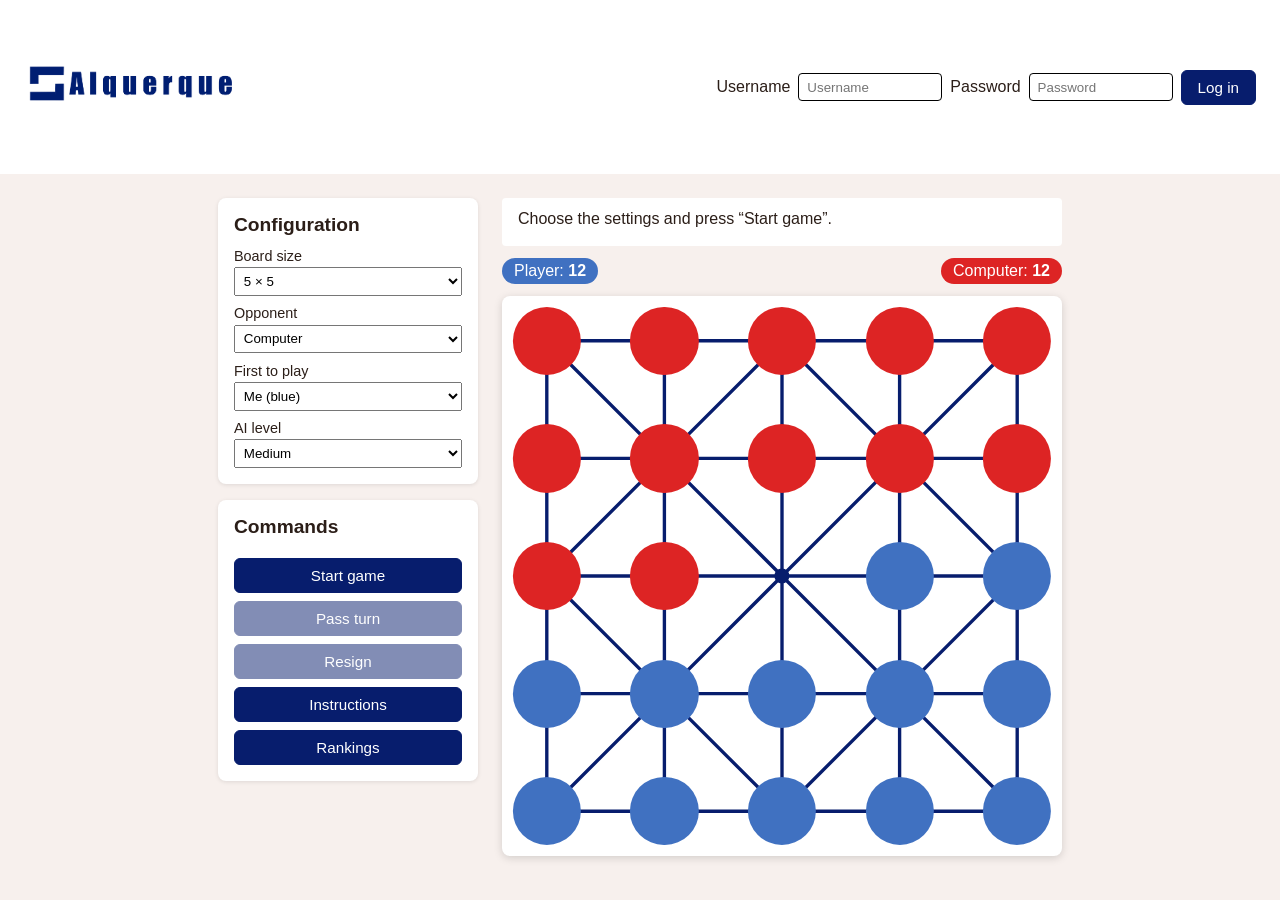
<file: index.html>
<!DOCTYPE html>
<html lang="en">
<head>
    <meta charset="UTF-8">
    <meta name="viewport" content="width=device-width, initial-scale=1.0">
    <title>Alquerque</title>
    <link rel="stylesheet" href="style.css">
</head>
<body>
    <header>
        <div id="logo">
            <img src="Logo.png" alt="Alquerque logo">
        </div>

        <section id="identification">
            <form id="login-form">
                <label for="login-user">Username</label>
                <input id="login-user" name="user" type="text" placeholder="Username" required>
                <label for="login-pass">Password</label>
                <input id="login-pass" name="password" type="password" placeholder="Password" required>
                <button type="submit" class="btn">Log in</button>
            </form>
            <div id="user-info" hidden>
                <span>Hello, <strong id="user-name"></strong></span>
                <button type="button" id="btn-logout" class="btn">Log out</button>
            </div>
        </section>
    </header>

    <main>
        <aside id="side">
            <section id="config" class="panel">
                <h2>Configuration</h2>
                <label for="cfg-size">Board size</label>
                <select id="cfg-size">
                    <option value="5" selected>5 × 5</option>
                    <option value="7">7 × 7</option>
                    <option value="9">9 × 9</option>
                </select>

                <label for="cfg-opponent">Opponent</label>
                <select id="cfg-opponent">
                    <option value="computer" selected>Computer</option>
                    <option value="player" disabled>Another player (2nd delivery)</option>
                </select>

                <label for="cfg-first">First to play</label>
                <select id="cfg-first">
                    <option value="human" selected>Me (blue)</option>
                    <option value="computer">Computer (red)</option>
                </select>

                <label for="cfg-level">AI level</label>
                <select id="cfg-level">
                    <option value="easy">Easy</option>
                    <option value="medium" selected>Medium</option>
                    <option value="hard">Hard</option>
                </select>
            </section>

            <section id="commands" class="panel">
                <h2>Commands</h2>
                <button type="button" id="btn-start" class="btn">Start game</button>
                <button type="button" id="btn-pass" class="btn">Pass turn</button>
                <button type="button" id="btn-resign" class="btn">Resign</button>
                <button type="button" id="btn-instructions" class="btn">Instructions</button>
                <button type="button" id="btn-rankings" class="btn">Rankings</button>
            </section>
        </aside>

        <section id="play" aria-label="Game">
            <p id="message" role="status"></p>

            <div id="score">
                <span class="tag player1"><span id="name-human">Player</span>: <strong id="count-human">0</strong></span>
                <span class="tag player2">Computer: <strong id="count-computer">0</strong></span>
            </div>

            <div id="board" class="board"></div>
        </section>
    </main>

    <dialog id="instructions">
        <h2>Instructions</h2>
        <ul>
            <li>Each player has pieces of their own color; the pieces sit on the line intersections. You play with the <strong>blue</strong> pieces (at the bottom).</li>
            <li><strong>Movement:</strong> move a piece to an empty neighboring position along a line, without going backwards. Diagonals only exist at some positions.</li>
            <li><strong>Capture:</strong> jump over a neighboring opponent piece to the empty position right behind it, in any direction. The captured piece leaves the board.</li>
            <li><strong>Multiple captures:</strong> after capturing, if you can keep going, you must keep going. You cannot pass through the same position twice.</li>
            <li>If you have no possible move, use “Pass turn”.</li>
            <li><strong>End of the game:</strong> the winner is whoever still has pieces when the opponent has none left.</li>
        </ul>
        <h3>How to play in this application</h3>
        <ol>
            <li>The pieces that can move are highlighted. Click one.</li>
            <li>Click one of the highlighted destinations. In a multiple capture, click each jump.</li>
            <li>Click the piece again to cancel the selection.</li>
        </ol>
        <form method="dialog">
            <button class="btn">Close</button>
        </form>
    </dialog>

    <dialog id="rankings">
        <h2>Rankings</h2>
        <table>
            <thead>
                <tr>
                    <th>Board</th>
                    <th>Level</th>
                    <th>Wins</th>
                    <th>Losses</th>
                    <th>Draws</th>
                </tr>
            </thead>
            <tbody id="rankings-body"></tbody>
        </table>
        <form method="dialog">
            <button class="btn">Close</button>
        </form>
    </dialog>

    <script src="js/game.js"></script>
    <script src="js/ai.js"></script>
    <script src="js/board.js"></script>
    <script src="js/main.js"></script>
</body>
</html>
</file>
<file: style.css>
:root {
    --background: #F7F0ED;
    --surface: #FFFFFF;
    --board: #FFFFFF;
    --accent: #071d6d;
    --text: #2B1E18;
    --blue: rgb(64, 113, 193);
    --red: #dd2424;
    --highlight: #ece9dd;
}

* {
    box-sizing: border-box;
}

body {
    margin: 0;
    background-color: var(--background);
    color: var(--text);
    font-family: "Segoe UI", Arial, sans-serif;
}

h2,
h3 {
    font-family: Lora, Arial, serif;
}

/* ---------- Header: logo + identification ---------- */
header {
    display: flex;
    flex-wrap: wrap;
    align-items: center;
    justify-content: space-between;
    gap: 1rem;
    padding: 0.75rem 1.5rem;
    background-color: var(--surface);
}

#logo {
    display: flex;
    align-items: center;
    gap: 0.75rem;
}

#logo img {
    height: 150px;
    width: auto;
}

#identification form,
#user-info {
    display: flex;
    flex-wrap: wrap;
    align-items: center;
    gap: 0.5rem;
}

#identification input {
    width: 9rem;
    padding: 0.35rem 0.5rem;
    border: 1px solid black;
    border-radius: 4px;
}

[hidden] {
    display: none !important;
}

/* ---------- Layout ---------- */
main {
    display: flex;
    flex-wrap: wrap;
    align-items: flex-start;
    justify-content: center;
    gap: 1.5rem;
    padding: 1.5rem;
}

#side {
    display: flex;
    flex-direction: column;
    gap: 1rem;
    width: 260px;
}

.panel {
    background-color: var(--surface);
    border-radius: 8px;
    padding: 1rem;
    box-shadow: 0 1px 4px rgba(0, 0, 0, 0.1);
}

.panel h2 {
    margin: 0 0 0.75rem;
    font-size: 1.2rem;
}

#config label {
    display: block;
    margin-top: 0.6rem;
    font-size: 0.9rem;
}

#config select {
    width: 100%;
    margin-top: 0.2rem;
    padding: 0.3rem;
}

#commands {
    display: flex;
    flex-direction: column;
    gap: 0.5rem;
}

#play {
    flex: 1 1 400px;
    max-width: 560px;
}

/* ---------- Messages + score ---------- */
#message {
    min-height: 3rem;
    margin: 0 0 0.75rem;
    padding: 0.75rem 1rem;
    background-color: var(--surface);
    border-radius: 4px;
}

#message.warn {
    border-left-color: var(--highlight);
}

#message.win {
    font-weight: bold;
}

#message.loss {
    font-weight: bold;
}

#score {
    display: flex;
    justify-content: space-between;
    margin-bottom: 0.75rem;
}

.tag {
    padding: 0.25rem 0.75rem;
    border-radius: 999px;
    color: #FFFFFF;
}

.tag.player1 {
    background-color: var(--blue);
}

.tag.player2 {
    background-color: var(--red);
}

/* ---------- Board ---------- */
.board {
    position: relative;
    width: 100%;
    background-color: var(--board);
    border-radius: 8px;
    box-shadow: 0 2px 8px rgba(0, 0, 0, 0.15);
}

/* Keeps the board square: padding in % is relative to the width. */
.board::before {
    content: "";
    display: block;
    padding-top: 100%;
}

.board-lines {
    position: absolute;
    top: 0;
    left: 0;
    width: 100%;
    height: 100%;
}

.board-lines line {
    stroke: var(--accent);
    stroke-width: 0.6;
    stroke-linecap: round;
}

.point {
    position: absolute;
    transform: translate(-50%, -50%);
    border-radius: 50%;
}

.point::after {
    content: "";
    position: absolute;
    top: 50%;
    left: 50%;
    width: 22%;
    height: 22%;
    transform: translate(-50%, -50%);
    border-radius: 50%;
    background-color: var(--accent);
}

.point.piece::after {
    display: none;
}

.point.player1 {
    background: var(--blue);
}

.point.player2 {
    background: var(--red);
}

.point.movable {
    cursor: pointer;
    outline: 3px solid rgb(208, 208, 94);
    outline-offset: 2px;
}

.point.selected {
    outline: 4px solid rgb(208, 208, 94);
    outline-offset: 2px;
}

.point.target {
    cursor: pointer;
    background-color: rgba(176, 128, 55, 0.49);
}


.point.path::after {
    background-color: var(--highlight);
}

.point.last {
    box-shadow: 0 0 0 3px var(--accent);
}

/* ---------- Buttons ---------- */
.btn {
    padding: 0.5rem 1rem;
    border: 1px solid var(--accent);
    border-radius: 6px;
    background-color: var(--accent);
    color: #FFFFFF;
    font-size: 0.95rem;
    cursor: pointer;
}

.btn:hover {
    background-color: #aaa2fd;
    border-color: var(--accent);
}

.btn:active {
    transform: translateY(1px);
}

.btn:disabled {
    cursor: not-allowed;
    opacity: 0.5;
}

/* ---------- Overlays: instructions + rankings ---------- */
dialog {
    max-width: 560px;
    border: none;
    border-radius: 10px;
    padding: 1.5rem;
    box-shadow: 0 10px 30px rgba(0, 0, 0, 0.3);
}

dialog::backdrop {
    background-color: rgba(0, 0, 0, 0.4);
}

dialog h2 {
    margin-top: 0;
}

dialog li {
    margin-bottom: 0.4rem;
}

dialog form {
    text-align: right;
    margin-top: 1rem;
}

#rankings table {
    width: 100%;
    border-collapse: collapse;
}

#rankings th,
#rankings td {
    padding: 0.4rem 0.6rem;
    border-bottom: 1px solid var(--board);
    text-align: center;
}

#rankings th {
    background-color: var(--background);
}

/* login */
.login {
    display: none; /* hidden by default */
    position: fixed;
    bottom: 1.5rem;
    left: 50%;
    transform: translateX(-50%);
    background: #e74c3c;
    color: white;
    border-radius: 8px;
    font-size: 0.95rem;
    padding: 0.75rem 1.5rem;
    box-shadow: 0 4px 12px rgba(0, 0, 0, 0.2);
    z-index: 9999;
}

.login.visible {
    display: block;
}
</file>
